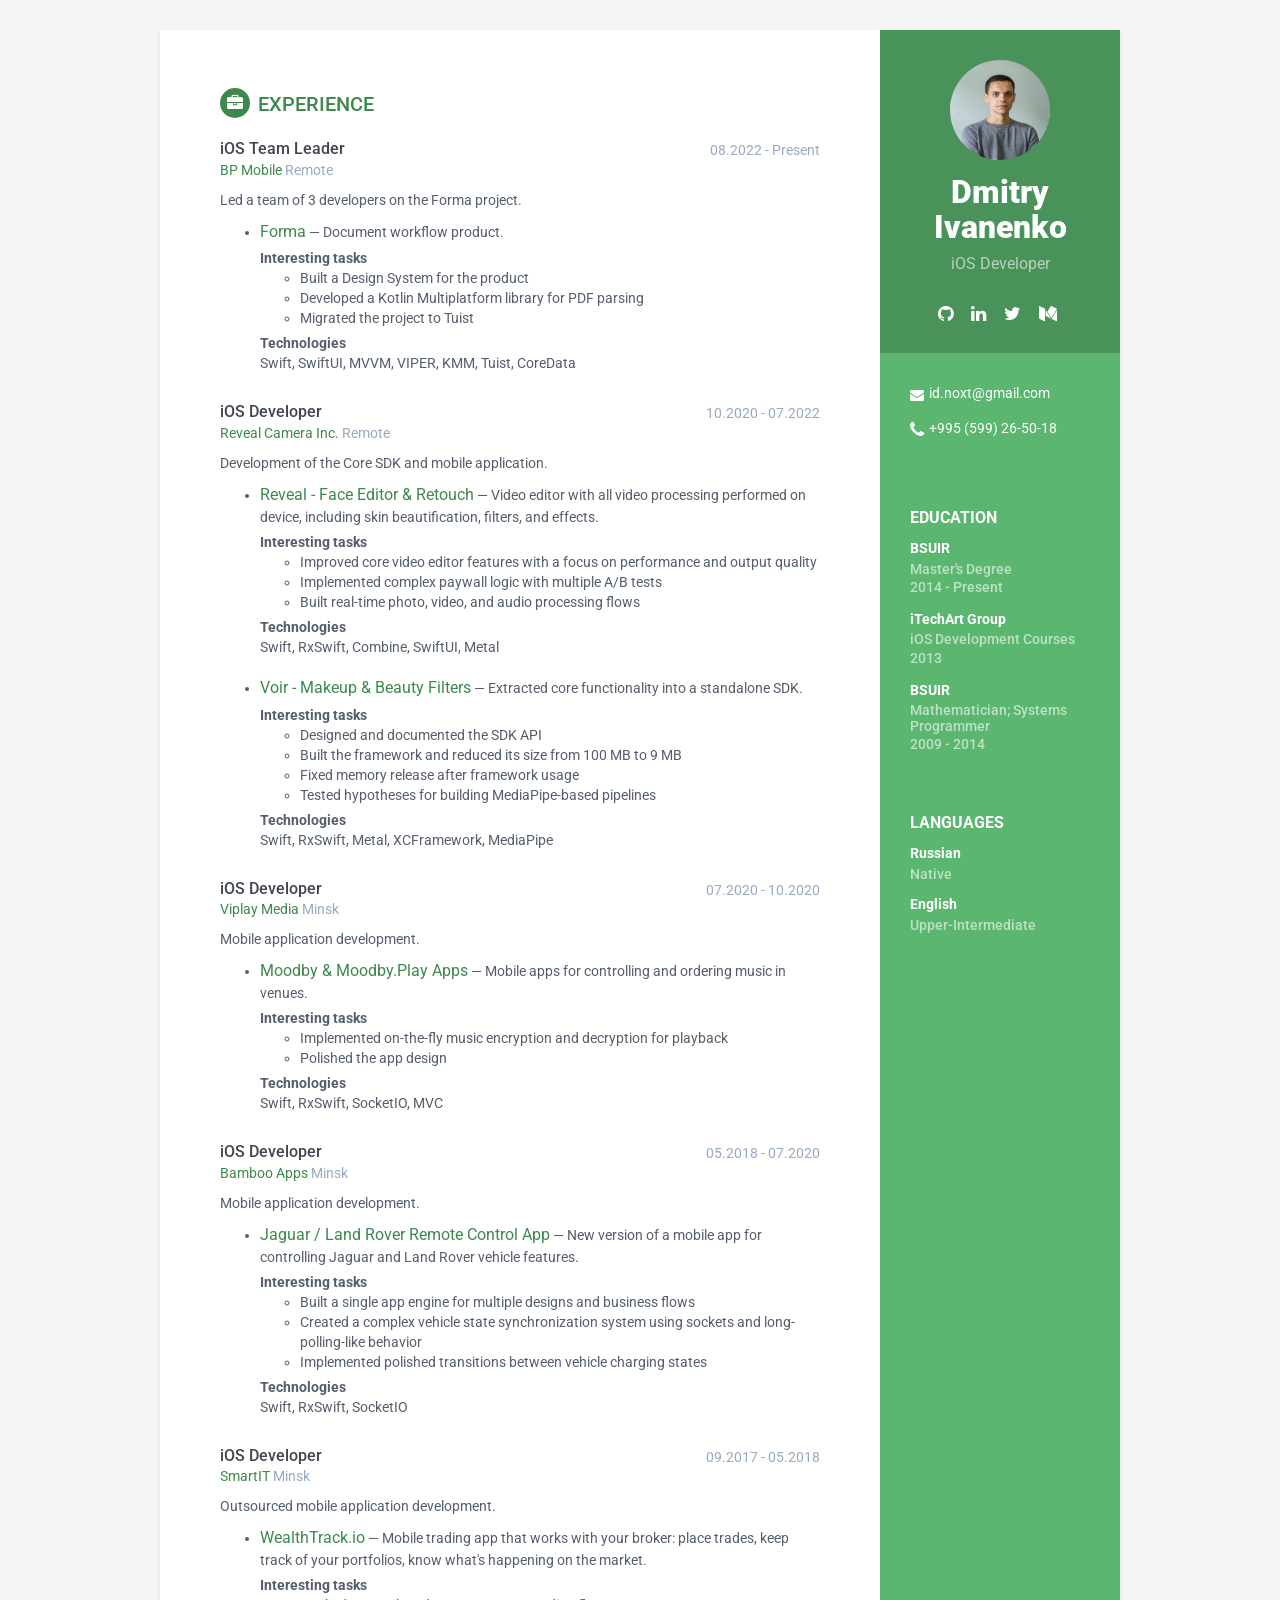
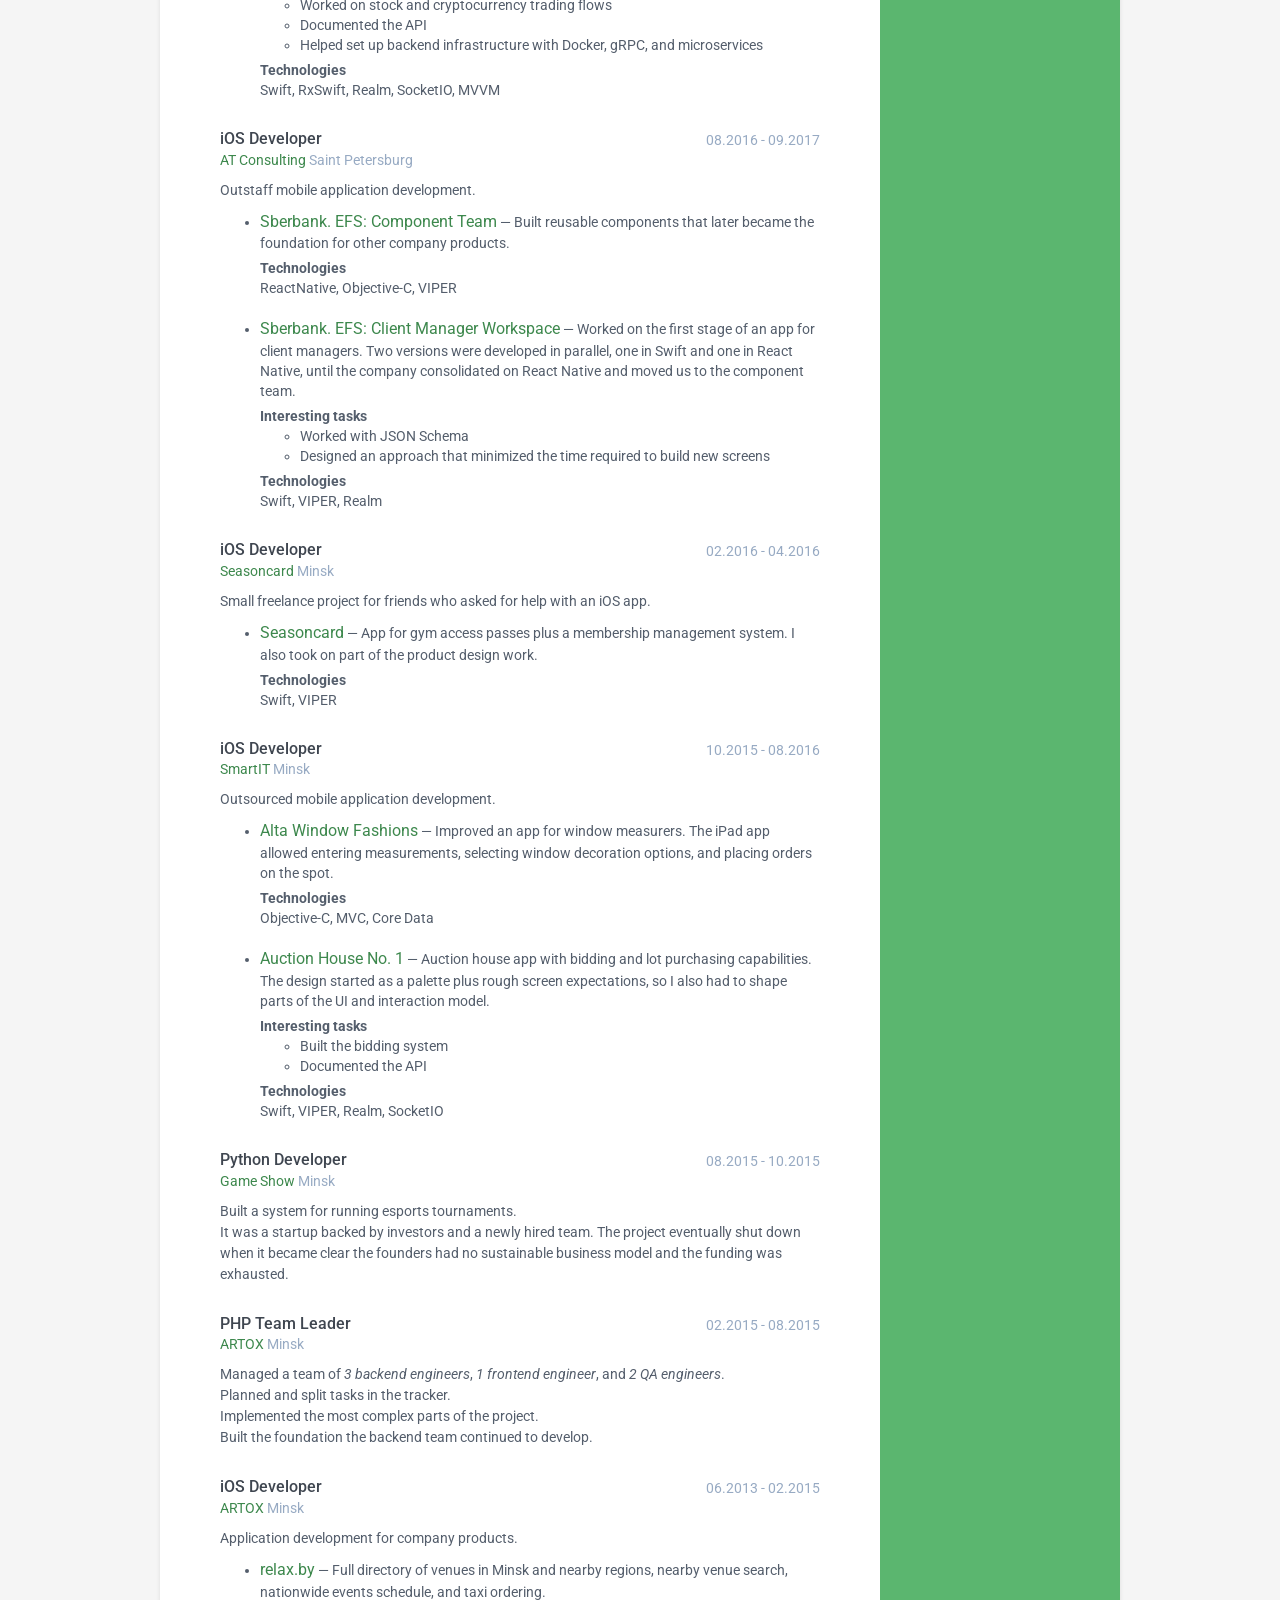
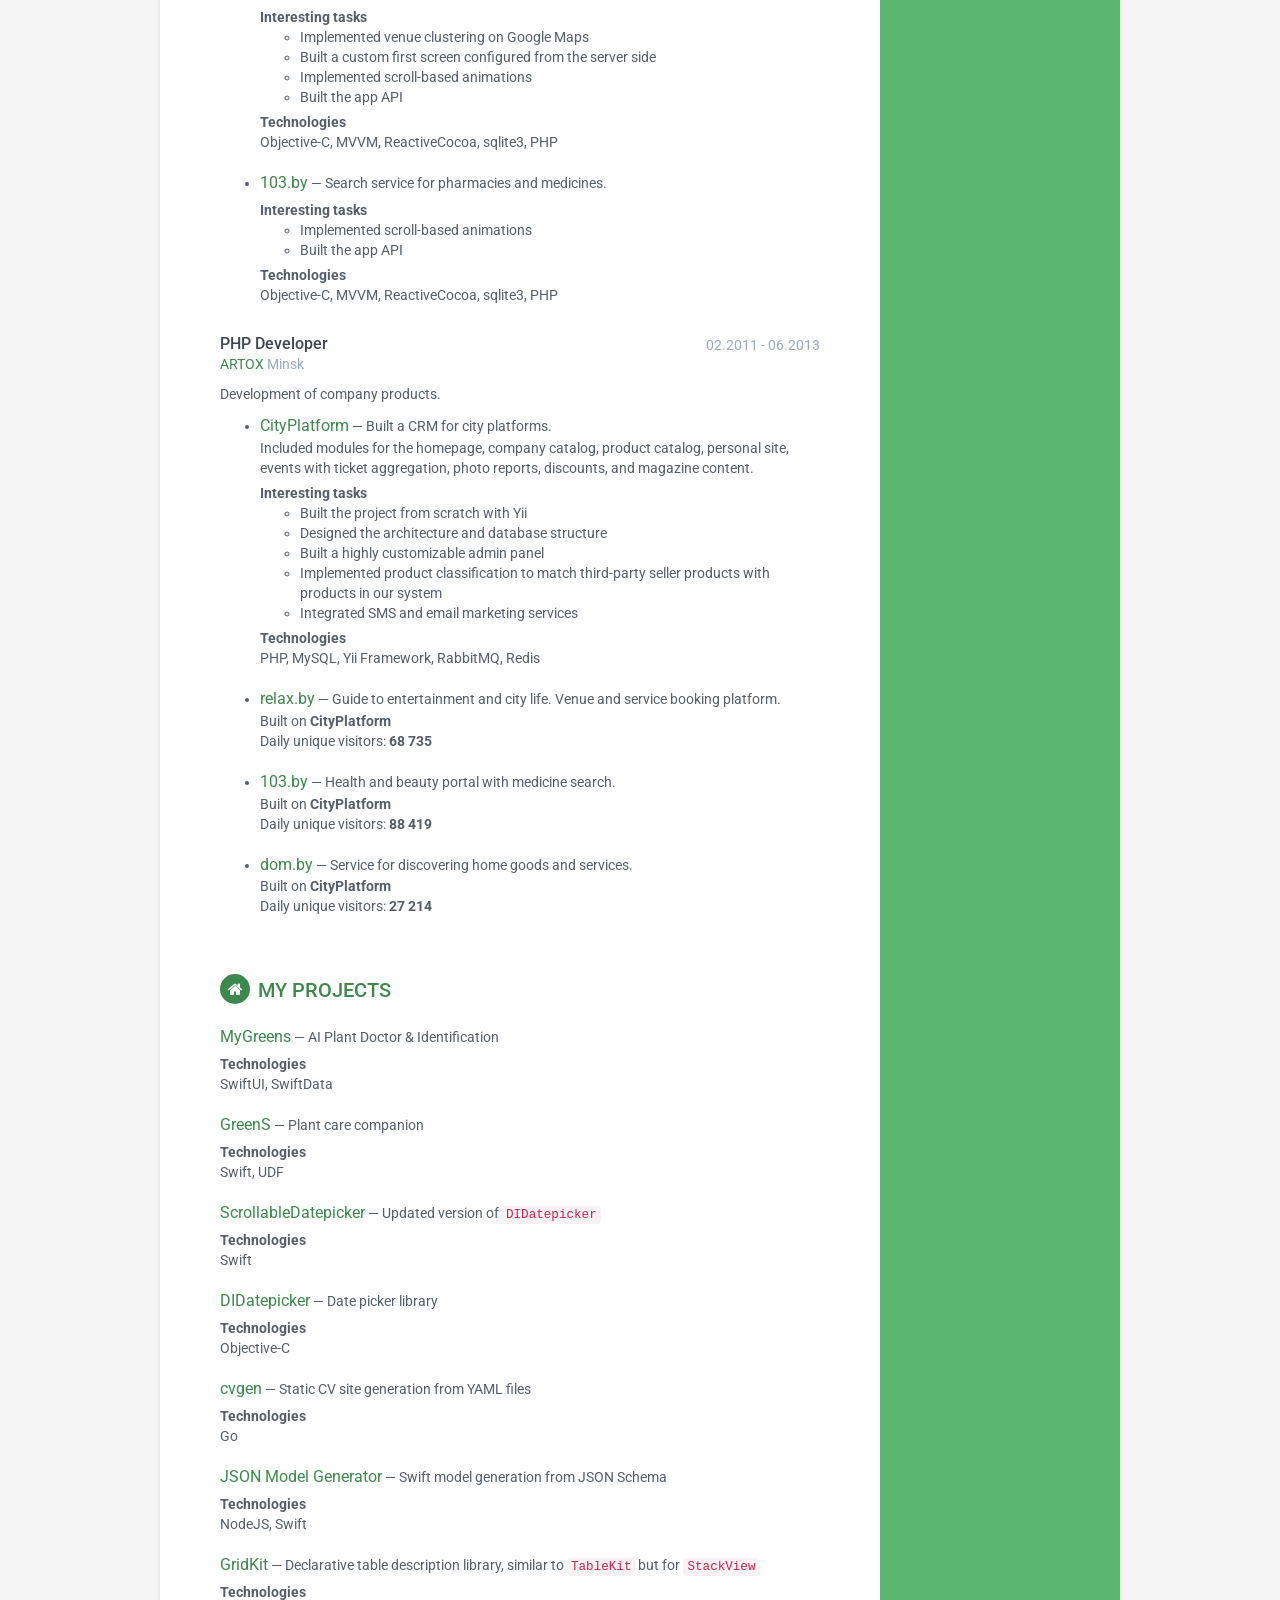
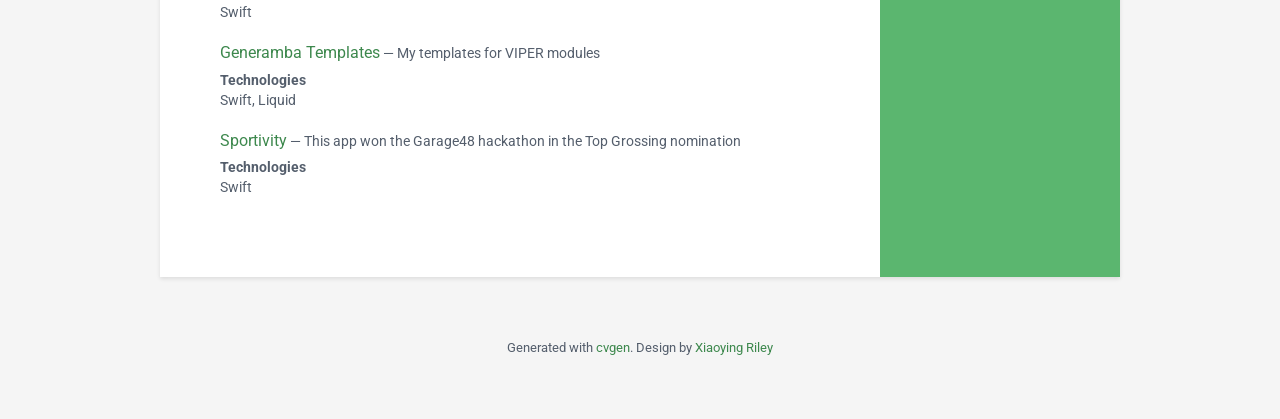
<file: index.html>
<!DOCTYPE html>
<!--[if IE 8]> <html lang="en" class="ie8"> <![endif]-->
<!--[if IE 9]> <html lang="en" class="ie9"> <![endif]-->
<!--[if !IE]><!--> <html lang="en"> <!--<![endif]-->
<head>
    <title>Dmitry Ivanenko</title>
    <!-- Meta -->
    <meta charset="utf-8">
    <meta http-equiv="X-UA-Compatible" content="IE=edge">
    <meta name="viewport" content="width=device-width, initial-scale=1.0">
    <meta name="description" content="Dmitry Ivanenko. iOS Developer">
    <meta name="author" content="Dmitry Ivanenko">
    <link rel="shortcut icon" href="favicon.ico">
    <link href='https://fonts.googleapis.com/css?family=Roboto:400,500,400italic,300italic,300,500italic,700,700italic,900,900italic' rel='stylesheet' type='text/css'>
    <!-- Global CSS -->
    <link rel="stylesheet" href="assets/plugins/bootstrap/css/bootstrap.min.css">
    <!-- Plugins CSS -->
    <link rel="stylesheet" href="assets/plugins/font-awesome/css/font-awesome.css">

    <!-- Theme CSS -->
    <link id="theme-style" rel="stylesheet" href="assets/css/styles-3.css">
    <!-- HTML5 shim and Respond.js for IE8 support of HTML5 elements and media queries -->
    <!--[if lt IE 9]>
    <script src="https://oss.maxcdn.com/html5shiv/3.7.2/html5shiv.min.js"></script>
    <script src="https://oss.maxcdn.com/respond/1.4.2/respond.min.js"></script>
    <![endif]-->
</head>

<body>
<div class="wrapper">

    <div class="sidebar-wrapper">
        <div class="profile-container">
            <img class="profile" src="assets/images/photo.jpeg" alt="" />
            <h1 class="name">Dmitry Ivanenko</h1>
            <h3 class="tagline">iOS Developer</h3>

            <div class="contact-container container-block" style="padding: 30px 0 0 0;">
                <ul class="list-inline contact-list" style="margin: 0 0 -15px 0;">
                    <li><a href="https://github.com/noxt" target="_blank" title="GitHub: noxt"><i class="fa fa-github"></i></a></li>
                    <li><a href="https://linkedin.com/in/noxt" target="_blank" title="LinkedIn"><i class="fa fa-linkedin"></i></a></li>
                    <li><a href="https://twitter.com/dmitry_ivanenko" target="_blank" title="Twitter: dmitry_ivanenko"><i class="fa fa-twitter"></i></a></li>
                    <li><a href="https://medium.com/@noxt" target="_blank" title="Medium: @noxt"><i class="fa fa-medium"></i></a></li>
                </ul>
            </div><!--//contact-container-->

        </div><!--//profile-container-->

        <noindex>
            <div class="contact-container container-block">
                <ul class="list-unstyled contact-list">
                    <li class="email"><i class="fa fa-envelope"></i><a href="mailto: id.noxt@gmail.com">id.noxt@gmail.com</a></li>
                    <li class="phone"><i class="fa fa-phone"></i><a href="tel:+995 (599) 26-50-18">+995 (599) 26-50-18</a></li>
                </ul>
            </div><!--//contact-container-->
        </noindex>


        <div class="education-container container-block">
            <h2 class="container-block-title">Education</h2>

            <div class="item">
                <h4 class="degree">BSUIR</h4>
                <h5 class="meta">Master's Degree</h5>
                <div class="time">2014 - Present</div>
            </div><!--//item-->

            <div class="item">
                <h4 class="degree">iTechArt Group</h4>
                <h5 class="meta">iOS Development Courses</h5>
                <div class="time">2013</div>
            </div><!--//item-->

            <div class="item">
                <h4 class="degree">BSUIR</h4>
                <h5 class="meta">Mathematician; Systems Programmer</h5>
                <div class="time">2009 - 2014</div>
            </div><!--//item-->

        </div><!--//education-container-->



        <div class="education-container container-block">
            <h2 class="container-block-title">Languages</h2>

            <div class="item">
                <h4 class="degree">Russian</h4>
                <h5 class="meta">Native</h5>
            </div><!--//item-->

            <div class="item">
                <h4 class="degree">English</h4>
                <h5 class="meta">Upper-Intermediate</h5>
            </div><!--//item-->

        </div><!--//interests-->


    </div><!--//sidebar-wrapper-->

    <div class="main-wrapper">

        <section class="section experiences-section">
            <h2 class="section-title"><i class="fa fa-briefcase"></i>Experience</h2>

            <div class="item">
                <div class="meta">
                    <div class="upper-row">
                        <h3 class="job-title">iOS Team Leader</h3>
                        <div class="time">08.2022 - Present</div>
                    </div><!--//upper-row-->
                    <div class="company"><a href="https://www.bpmobile.com/" target="_blank">BP Mobile</a> Remote</div>
                </div><!--//meta-->


                <div class="details">
                    <p>Led a team of 3 developers on the Forma project.</p>
                </div><!--//details-->

                <ul>

                    <li>
                        <span class="project-title"><a href="https://formadoc.com/" target="_blank">Forma</a></span> &mdash;
                        <span class="project-tagline">Document workflow product.</span>

                        <div class="project-item">
                            <b>Interesting tasks</b>
                            <ul>
                                <li>Built a Design System for the product</li>

                                <li>Developed a Kotlin Multiplatform library for PDF parsing</li>

                                <li>Migrated the project to Tuist</li>
                            </ul>
                        </div>

                        <div class="project-item">
                            <b>Technologies</b><br>
                            Swift, SwiftUI, MVVM, VIPER, KMM, Tuist, CoreData
                        </div>

                    </li>

                </ul>


            </div><!--//item-->

            <div class="item">
                <div class="meta">
                    <div class="upper-row">
                        <h3 class="job-title">iOS Developer</h3>
                        <div class="time">10.2020 - 07.2022</div>
                    </div><!--//upper-row-->
                    <div class="company"><a href="https://reveal.cam/" target="_blank">Reveal Camera Inc.</a> Remote</div>
                </div><!--//meta-->


                <div class="details">
                    <p>Development of the Core SDK and mobile application.</p>
                </div><!--//details-->

                <ul>

                    <li>
                        <span class="project-title"><a href="https://apps.apple.com/us/app/reveal-video-maker-filters/id1561816994" target="_blank">Reveal - Face Editor & Retouch</a></span> &mdash;
                        <span class="project-tagline">Video editor with all video processing performed on device, including skin beautification, filters, and effects.</span>

                        <div class="project-item">
                            <b>Interesting tasks</b>
                            <ul>
                                <li>Improved core video editor features with a focus on performance and output quality</li>

                                <li>Implemented complex paywall logic with multiple A/B tests</li>

                                <li>Built real-time photo, video, and audio processing flows</li>
                            </ul>
                        </div>

                        <div class="project-item">
                            <b>Technologies</b><br>
                            Swift, RxSwift, Combine, SwiftUI, Metal
                        </div>

                    </li>

                    <li>
                        <span class="project-title"><a href="https://apps.apple.com/us/app/voir-makeup-beauty-filters/id1226417060" target="_blank">Voir - Makeup & Beauty Filters</a></span> &mdash;
                        <span class="project-tagline">Extracted core functionality into a standalone SDK.</span>

                        <div class="project-item">
                            <b>Interesting tasks</b>
                            <ul>
                                <li>Designed and documented the SDK API</li>

                                <li>Built the framework and reduced its size from 100 MB to 9 MB</li>

                                <li>Fixed memory release after framework usage</li>

                                <li>Tested hypotheses for building MediaPipe-based pipelines</li>
                            </ul>
                        </div>

                        <div class="project-item">
                            <b>Technologies</b><br>
                            Swift, RxSwift, Metal, XCFramework, MediaPipe
                        </div>

                    </li>
                </ul>


            </div><!--//item-->


            <div class="item">
                <div class="meta">
                    <div class="upper-row">
                        <h3 class="job-title">iOS Developer</h3>
                        <div class="time">07.2020 - 10.2020</div>
                    </div><!--//upper-row-->
                    <div class="company"><a href="https://viplaymedia.com/" target="_blank">Viplay Media</a> Minsk</div>
                </div><!--//meta-->


                <div class="details">
                    <p>Mobile application development.</p>
                </div><!--//details-->

                <ul>

                    <li>
                        <span class="project-title"><a href="https://moodby.com/ru/" target="_blank">Moodby & Moodby.Play Apps</a></span> &mdash;
                        <span class="project-tagline">Mobile apps for controlling and ordering music in venues.</span>

                        <div class="project-item">
                            <b>Interesting tasks</b>
                            <ul>
                                <li>Implemented on-the-fly music encryption and decryption for playback</li>

                                <li>Polished the app design</li>
                            </ul>
                        </div>

                        <div class="project-item">
                            <b>Technologies</b><br>
                            Swift, RxSwift, SocketIO, MVC
                        </div>

                    </li>

                </ul>


            </div><!--//item-->

            <div class="item">
                <div class="meta">
                    <div class="upper-row">
                        <h3 class="job-title">iOS Developer</h3>
                        <div class="time">05.2018 - 07.2020</div>
                    </div><!--//upper-row-->
                    <div class="company"><a href="https://bambooapps.eu" target="_blank">Bamboo Apps</a> Minsk</div>
                </div><!--//meta-->


                <div class="details">
                    <p>Mobile application development.</p>
                </div><!--//details-->

                <ul>

                    <li>
                        <span class="project-title"><a href="https://apps.apple.com/ru/app/land-rover-remote/id1345446880" target="_blank">Jaguar / Land Rover Remote Control App</a></span> &mdash;
                        <span class="project-tagline">New version of a mobile app for controlling Jaguar and Land Rover vehicle features.</span>

                        <div class="project-item">
                            <b>Interesting tasks</b>
                            <ul>
                                <li>Built a single app engine for multiple designs and business flows</li>

                                <li>Created a complex vehicle state synchronization system using sockets and long-polling-like behavior</li>

                                <li>Implemented polished transitions between vehicle charging states</li>
                            </ul>
                        </div>

                        <div class="project-item">
                            <b>Technologies</b><br>
                            Swift, RxSwift, SocketIO
                        </div>

                    </li>

                </ul>


            </div><!--//item-->

            <div class="item">
                <div class="meta">
                    <div class="upper-row">
                        <h3 class="job-title">iOS Developer</h3>
                        <div class="time">09.2017 - 05.2018</div>
                    </div><!--//upper-row-->
                    <div class="company"><a href="http://smart-it.by" target="_blank">SmartIT</a> Minsk</div>
                </div><!--//meta-->


                <div class="details">
                    <p>Outsourced mobile application development.</p>
                </div><!--//details-->

                <ul>
                    <li>
                        <span class="project-title"><a href="http://wealthtrack.io/" target="_blank">WealthTrack.io</a></span> &mdash;
                        <span class="project-tagline">Mobile trading app that works with your broker: place trades, keep track of your portfolios, know what's happening on the market.</span>

                        <div class="project-item">
                            <b>Interesting tasks</b>
                            <ul>

                                <li>Worked on stock and cryptocurrency trading flows</li>

                                <li>Documented the API</li>

                                <li>Helped set up backend infrastructure with Docker, gRPC, and microservices</li>

                            </ul>
                        </div>



                        <div class="project-item">
                            <b>Technologies</b><br>
                            Swift, RxSwift, Realm, SocketIO, MVVM
                        </div>

                    </li>

                </ul>


            </div><!--//item-->

            <div class="item">
                <div class="meta">
                    <div class="upper-row">
                        <h3 class="job-title">iOS Developer</h3>
                        <div class="time">08.2016 - 09.2017</div>
                    </div><!--//upper-row-->
                    <div class="company"><a href="https://www.at-consulting.ru/" target="_blank">AT Consulting</a> Saint Petersburg</div>
                </div><!--//meta-->


                <div class="details">
                    <p>Outstaff mobile application development.</p>
                </div><!--//details-->



                <ul>

                    <li>
                        <span class="project-title"><a>Sberbank. EFS: Component Team</a></span> &mdash;
                        <span class="project-tagline">Built reusable components that later became the foundation for other company products.</span>






                        <div class="project-item">
                            <b>Technologies</b><br>
                            ReactNative, Objective-C, VIPER
                        </div>

                    </li>

                    <li>
                        <span class="project-title"><a >Sberbank. EFS: Client Manager Workspace</a></span> &mdash;
                        <span class="project-tagline">Worked on the first stage of an app for client managers. Two versions were developed in parallel, one in Swift and one in React Native, until the company consolidated on React Native and moved us to the component team.</span>




                        <div class="project-item">
                            <b>Interesting tasks</b>
                            <ul>

                                <li>Worked with JSON Schema</li>

                                <li>Designed an approach that minimized the time required to build new screens</li>

                            </ul>
                        </div>



                        <div class="project-item">
                            <b>Technologies</b><br>
                            Swift, VIPER, Realm
                        </div>

                    </li>

                </ul>


            </div><!--//item-->

            <div class="item">
                <div class="meta">
                    <div class="upper-row">
                        <h3 class="job-title">iOS Developer</h3>
                        <div class="time">02.2016 - 04.2016</div>
                    </div><!--//upper-row-->
                    <div class="company"><a href="https://seasoncard.by/" target="_blank">Seasoncard</a> Minsk</div>
                </div><!--//meta-->


                <div class="details">
                    <p>Small freelance project for friends who asked for help with an iOS app.</p>
                </div><!--//details-->



                <ul>

                    <li>
                        <span class="project-title"><a href="https://itunes.apple.com/ru/app/kartka/id1104274153" target="_blank">Seasoncard</a></span> &mdash;
                        <span class="project-tagline">App for gym access passes plus a membership management system. I also took on part of the product design work.</span>






                        <div class="project-item">
                            <b>Technologies</b><br>
                            Swift, VIPER
                        </div>

                    </li>

                </ul>


            </div><!--//item-->

            <div class="item">
                <div class="meta">
                    <div class="upper-row">
                        <h3 class="job-title">iOS Developer</h3>
                        <div class="time">10.2015 - 08.2016</div>
                    </div><!--//upper-row-->
                    <div class="company"><a href="http://smart-it.by" target="_blank">SmartIT</a> Minsk</div>
                </div><!--//meta-->


                <div class="details">
                    <p>Outsourced mobile application development.</p>
                </div><!--//details-->



                <ul>

                    <li>
                        <span class="project-title"><a href="https://www.altawindowfashions.com/" target="_blank">Alta Window Fashions</a></span> &mdash;
                        <span class="project-tagline">Improved an app for window measurers. The iPad app allowed entering measurements, selecting window decoration options, and placing orders on the spot.</span>






                        <div class="project-item">
                            <b>Technologies</b><br>
                            Objective-C, MVC, Core Data
                        </div>

                    </li>

                    <li>
                        <span class="project-title"><a >Auction House No. 1</a></span> &mdash;
                        <span class="project-tagline">Auction house app with bidding and lot purchasing capabilities.<br>The design started as a palette plus rough screen expectations, so I also had to shape parts of the UI and interaction model.</span>




                        <div class="project-item">
                            <b>Interesting tasks</b>
                            <ul>

                                <li>Built the bidding system</li>

                                <li>Documented the API</li>

                            </ul>
                        </div>



                        <div class="project-item">
                            <b>Technologies</b><br>
                            Swift, VIPER, Realm, SocketIO
                        </div>

                    </li>

                </ul>


            </div><!--//item-->

            <div class="item">
                <div class="meta">
                    <div class="upper-row">
                        <h3 class="job-title">Python Developer</h3>
                        <div class="time">08.2015 - 10.2015</div>
                    </div><!--//upper-row-->
                    <div class="company"><a href="https://gameshow.ru/" target="_blank">Game Show</a> Minsk</div>
                </div><!--//meta-->


                <div class="details">
                    <p>Built a system for running esports tournaments.<br />It was a startup backed by investors and a newly hired team. The project eventually shut down when it became clear the founders had no sustainable business model and the funding was exhausted.</p>
                </div><!--//details-->




            </div><!--//item-->

            <div class="item">
                <div class="meta">
                    <div class="upper-row">
                        <h3 class="job-title">PHP Team Leader</h3>
                        <div class="time">02.2015 - 08.2015</div>
                    </div><!--//upper-row-->
                    <div class="company"><a href="http://www.artox.com" target="_blank">ARTOX</a> Minsk</div>
                </div><!--//meta-->


                <div class="details">
                    <p>Managed a team of <i>3 backend engineers</i>, <i>1 frontend engineer</i>, and <i>2 QA engineers</i>.<br />Planned and split tasks in the tracker.<br />Implemented the most complex parts of the project.<br />Built the foundation the backend team continued to develop.</p>
                </div><!--//details-->




            </div><!--//item-->

            <div class="item">
                <div class="meta">
                    <div class="upper-row">
                        <h3 class="job-title">iOS Developer</h3>
                        <div class="time">06.2013 - 02.2015</div>
                    </div><!--//upper-row-->
                    <div class="company"><a href="http://www.artox.com" target="_blank">ARTOX</a> Minsk</div>
                </div><!--//meta-->


                <div class="details">
                    <p>Application development for company products.</p>
                </div><!--//details-->



                <ul>

                    <li>
                        <span class="project-title"><a href="https://itunes.apple.com/by/app/relax.by-gid-po-zavedeniam/id568029837?mt=8" target="_blank">relax.by</a></span> &mdash;
                        <span class="project-tagline">Full directory of venues in Minsk and nearby regions, nearby venue search, nationwide events schedule, and taxi ordering.</span>




                        <div class="project-item">
                            <b>Interesting tasks</b>
                            <ul>

                                <li>Implemented venue clustering on Google Maps</li>

                                <li>Built a custom first screen configured from the server side</li>

                                <li>Implemented scroll-based animations</li>

                                <li>Built the app API</li>

                            </ul>
                        </div>



                        <div class="project-item">
                            <b>Technologies</b><br>
                            Objective-C, MVVM, ReactiveCocoa, sqlite3, PHP
                        </div>

                    </li>

                    <li>
                        <span class="project-title"><a href="https://itunes.apple.com/by/app/103.by-poisk-lekarstv/id702791018?mt=8" target="_blank">103.by</a></span> &mdash;
                        <span class="project-tagline">Search service for pharmacies and medicines.</span>




                        <div class="project-item">
                            <b>Interesting tasks</b>
                            <ul>

                                <li>Implemented scroll-based animations</li>

                                <li>Built the app API</li>

                            </ul>
                        </div>



                        <div class="project-item">
                            <b>Technologies</b><br>
                            Objective-C, MVVM, ReactiveCocoa, sqlite3, PHP
                        </div>

                    </li>

                </ul>


            </div><!--//item-->

            <div class="item">
                <div class="meta">
                    <div class="upper-row">
                        <h3 class="job-title">PHP Developer</h3>
                        <div class="time">02.2011 - 06.2013</div>
                    </div><!--//upper-row-->
                    <div class="company"><a href="http://www.artox.com" target="_blank">ARTOX</a> Minsk</div>
                </div><!--//meta-->


                <div class="details">
                    <p>Development of company products.</p>
                </div><!--//details-->



                <ul>

                    <li>
                        <span class="project-title"><a href="http://www.artox.com/city-platform/" target="_blank">CityPlatform</a></span> &mdash;
                        <span class="project-tagline">Built a CRM for city platforms.<br />Included modules for the homepage, company catalog, product catalog, personal site, events with ticket aggregation, photo reports, discounts, and magazine content.</span>




                        <div class="project-item">
                            <b>Interesting tasks</b>
                            <ul>

                                <li>Built the project from scratch with Yii</li>

                                <li>Designed the architecture and database structure</li>

                                <li>Built a highly customizable admin panel</li>

                                <li>Implemented product classification to match third-party seller products with products in our system</li>

                                <li>Integrated SMS and email marketing services</li>

                            </ul>
                        </div>



                        <div class="project-item">
                            <b>Technologies</b><br>
                            PHP, MySQL, Yii Framework, RabbitMQ, Redis
                        </div>

                    </li>

                    <li>
                        <span class="project-title"><a href="http://relax.by" target="_blank">relax.by</a></span> &mdash;
                        <span class="project-tagline">Guide to entertainment and city life. Venue and service booking platform.<br />Built on <b>CityPlatform</b><br />Daily unique visitors: <b>68&nbsp;735</b><br /><br /></span>






                    </li>

                    <li>
                        <span class="project-title"><a href="http://103.by" target="_blank">103.by</a></span> &mdash;
                        <span class="project-tagline">Health and beauty portal with medicine search.<br />Built on <b>CityPlatform</b><br />Daily unique visitors: <b>88&nbsp;419</b><br /><br /></span>






                    </li>

                    <li>
                        <span class="project-title"><a href="http://dom.by" target="_blank">dom.by</a></span> &mdash;
                        <span class="project-tagline">Service for discovering home goods and services.<br />Built on <b>CityPlatform</b><br />Daily unique visitors: <b>27&nbsp;214</b></span>






                    </li>

                </ul>


            </div><!--//item-->


        </section><!--//section-->



        <section class="section projects-section">
            <h2 class="section-title"><i class="fa fa-home"></i>My Projects</h2>

            <div class="item">
                <span class="project-title"><a href="https://apps.apple.com/us/app/id6740431243" target="_blank">MyGreens</a></span> &mdash;
                <span class="project-tagline">AI Plant Doctor & Identification</span>

                <div class="project-item">
                    <b>Technologies</b><br>
                    SwiftUI, SwiftData
                </div>

            </div>

            <div class="item">
                <span class="project-title"><a href="https://apps.apple.com/us/app/id1530830025" target="_blank">GreenS</a></span> &mdash;
                <span class="project-tagline">Plant care companion</span>

                <div class="project-item">
                    <b>Technologies</b><br>
                    Swift, UDF
                </div>

            </div>

            <div class="item">
                <span class="project-title"><a href="https://github.com/noxt/ScrollableDatepicker" target="_blank">ScrollableDatepicker</a></span> &mdash;
                <span class="project-tagline">Updated version of <code>DIDatepicker</code></span>






                <div class="project-item">
                    <b>Technologies</b><br>
                    Swift
                </div>

            </div>

            <div class="item">
                <span class="project-title"><a href="https://github.com/noxt/DIDatepicker" target="_blank">DIDatepicker</a></span> &mdash;
                <span class="project-tagline">Date picker library</span>






                <div class="project-item">
                    <b>Technologies</b><br>
                    Objective-C
                </div>

            </div>

            <div class="item">
                <span class="project-title"><a href="https://github.com/noxt/cvgen" target="_blank">cvgen</a></span> &mdash;
                <span class="project-tagline">Static CV site generation from YAML files</span>






                <div class="project-item">
                    <b>Technologies</b><br>
                    Go
                </div>

            </div>

            <div class="item">
                <span class="project-title"><a href="https://github.com/noxt/json-model-generator" target="_blank">JSON Model Generator</a></span> &mdash;
                <span class="project-tagline">Swift model generation from JSON Schema</span>






                <div class="project-item">
                    <b>Technologies</b><br>
                    NodeJS, Swift
                </div>

            </div>

            <div class="item">
                <span class="project-title"><a href="https://github.com/noxt/GridKit" target="_blank">GridKit</a></span> &mdash;
                <span class="project-tagline">Declarative table description library, similar to <code>TableKit</code> but for <code>StackView</code></span>






                <div class="project-item">
                    <b>Technologies</b><br>
                    Swift
                </div>

            </div>

            <div class="item">
                <span class="project-title"><a href="https://github.com/noxt/generamba-templates" target="_blank">Generamba Templates</a></span> &mdash;
                <span class="project-tagline">My templates for VIPER modules</span>






                <div class="project-item">
                    <b>Technologies</b><br>
                    Swift, Liquid
                </div>

            </div>

            <div class="item">
                <span class="project-title"><a href="http://garage48.org/blog/the-winner-of-garage48-minsk-2015-took-video-technology-to-a-whole-new-level" target="_blank">Sportivity</a></span> &mdash;
                <span class="project-tagline">This app won the Garage48 hackathon in the Top Grossing nomination</span>






                <div class="project-item">
                    <b>Technologies</b><br>
                    Swift
                </div>

            </div>


        </section><!--//section-->


    </div><!--//main-body-->
</div>

<footer class="footer">
    <div class="text-center">
        <!--/* This template is released under the Creative Commons Attribution 3.0 License. Please keep the attribution link below when using for your own project. Thank you for your support. :) If you'd like to use the template without the attribution, you can check out other license options via our website: themes.3rdwavemedia.com */-->
        <small class="copyright">Generated with <a href="https://github.com/noxt/cvgen" target="_blank">cvgen</a>. Design by <a href="http://themes.3rdwavemedia.com" target="_blank">Xiaoying Riley</a></small>
    </div><!--//container-->
</footer><!--//footer-->

<!-- Javascript -->
<script type="text/javascript" src="assets/plugins/jquery-1.11.3.min.js"></script>
<script type="text/javascript" src="assets/plugins/bootstrap/js/bootstrap.min.js"></script>
<!-- custom js -->
<script type="text/javascript" src="assets/js/main.js"></script>
</body>
</html>
</file>
<file: assets/css/styles-3.css>
/*   
 * Template Name: Orbit - Responsive Resume/CV Template for Developers
 * Version: 1.0
 * Author: Xiaoying Riley
 * Twitter: @3rdwave_themes
 * License: Creative Commons Attribution 3.0 License
 * Website: http://themes.3rdwavemedia.com/
*/
/* styles-3.css */
/* ======= Base ======= */
body {
  font-family: 'Roboto', sans-serif;
  color: #545E6C;
  background: #f5f5f5;
  font-size: 14px;
  padding: 30px;
  -webkit-font-smoothing: antialiased;
  -moz-osx-font-smoothing: grayscale;
}
h1,
h2,
h3,
h4,
h5,
h6 {
  font-weight: 700;
}
a {
  color: #3d884d;
  -webkit-transition: all 0.4s ease-in-out;
  -moz-transition: all 0.4s ease-in-out;
  -ms-transition: all 0.4s ease-in-out;
  -o-transition: all 0.4s ease-in-out;
}
a:hover {
  text-decoration: underline;
  color: #25532f;
}
a:focus {
  text-decoration: none;
}
p {
  line-height: 1.5;
}
.wrapper {
  background: #5BB66F;
  max-width: 960px;
  margin: 0 auto;
  position: relative;
  -webkit-box-shadow: 0px 2px 4px rgba(0, 0, 0, 0.1);
  -moz-box-shadow: 0px 2px 4px rgba(0, 0, 0, 0.1);
  box-shadow: 0px 2px 4px rgba(0, 0, 0, 0.1);
}
.sidebar-wrapper {
  background: #5BB66F;
  position: absolute;
  right: 0;
  width: 240px;
  height: 100%;
  min-height: 800px;
  color: #fff;
}
.sidebar-wrapper a {
  color: #fff;
}
.sidebar-wrapper .profile-container {
  padding: 30px;
  background: rgba(0, 0, 0, 0.2);
  text-align: center;
  color: #fff;
}
.sidebar-wrapper .name {
  font-size: 32px;
  font-weight: 900;
  margin-top: 0;
  margin-bottom: 10px;
}
.sidebar-wrapper .tagline {
  color: rgba(255, 255, 255, 0.6);
  font-size: 16px;
  font-weight: 400;
  margin-top: 0;
  margin-bottom: 0;
}
.sidebar-wrapper .profile {
  margin-bottom: 15px;
  border-radius: 50px;
  height: 100px;
  width: 100px;
}
.sidebar-wrapper .contact-list .fa {
  margin-right: 5px;
  font-size: 18px;
  vertical-align: middle;
}
.sidebar-wrapper .contact-list li {
  margin-bottom: 15px;
}
.sidebar-wrapper .contact-list li:last-child {
  margin-bottom: 0;
}
.sidebar-wrapper .contact-list .email .fa {
  font-size: 14px;
}
.sidebar-wrapper .container-block {
  padding: 30px;
}
.sidebar-wrapper .container-block-title {
  text-transform: uppercase;
  font-size: 16px;
  font-weight: 700;
  margin-top: 0;
  margin-bottom: 15px;
}
.sidebar-wrapper .degree {
  font-size: 14px;
  margin-top: 0;
  margin-bottom: 5px;
}
.sidebar-wrapper .education-container .item {
  margin-bottom: 15px;
}
.sidebar-wrapper .education-container .item:last-child {
  margin-bottom: 0;
}
.sidebar-wrapper .education-container .meta {
  color: rgba(255, 255, 255, 0.6);
  font-weight: 500;
  margin-bottom: 0px;
  margin-top: 0;
}
.sidebar-wrapper .education-container .time {
  color: rgba(255, 255, 255, 0.6);
  font-weight: 500;
  margin-bottom: 0px;
}
.sidebar-wrapper .languages-container .lang-desc {
  color: rgba(255, 255, 255, 0.6);
}
.sidebar-wrapper .languages-list {
  margin-bottom: 0;
}
.sidebar-wrapper .languages-list li {
  margin-bottom: 10px;
}
.sidebar-wrapper .languages-list li:last-child {
  margin-bottom: 0;
}
.sidebar-wrapper .interests-list {
  margin-bottom: 0;
}
.sidebar-wrapper .interests-list li {
  margin-bottom: 10px;
}
.sidebar-wrapper .interests-list li:last-child {
  margin-bottom: 0;
}
.main-wrapper {
  background: #fff;
  padding: 60px;
  padding-right: 300px;
}
.main-wrapper .section-title {
  text-transform: uppercase;
  font-size: 20px;
  font-weight: 500;
  color: #3d884d;
  position: relative;
  margin-top: 0;
  margin-bottom: 20px;
}
.main-wrapper .section-title .fa {
  width: 30px;
  height: 30px;
  margin-right: 8px;
  display: inline-block;
  color: #fff;
  -webkit-border-radius: 50%;
  -moz-border-radius: 50%;
  -ms-border-radius: 50%;
  -o-border-radius: 50%;
  border-radius: 50%;
  -moz-background-clip: padding;
  -webkit-background-clip: padding-box;
  background-clip: padding-box;
  background: #3d884d;
  text-align: center;
  padding-top: 8px;
  font-size: 16px;
  position: relative;
  top: -2px;
}
.main-wrapper .section {
  margin-bottom: 60px;
}
.main-wrapper .section:last-child {
  margin-bottom: 0;
}
.main-wrapper .experiences-section .item {
  margin-bottom: 30px;
}
.main-wrapper .upper-row {
  position: relative;
  overflow: hidden;
  margin-bottom: 2px;
}
.main-wrapper .job-title {
  color: #3F4650;
  font-size: 16px;
  margin-top: 0;
  margin-bottom: 0;
  font-weight: 500;
}
.main-wrapper .time {
  position: absolute;
  right: 0;
  top: 0;
  color: #97AAC3;
}
.main-wrapper .company {
  margin-bottom: 10px;
  color: #97AAC3;
}
.main-wrapper .project-title {
  font-size: 16px;
  font-weight: 400;
  margin-top: 0;
  margin-bottom: 5px;
}
.main-wrapper .projects-section .intro {
  margin-bottom: 30px;
}
.main-wrapper .projects-section .item {
  margin-bottom: 15px;
}
.skillset .item {
  margin-bottom: 15px;
  overflow: hidden;
}
.skillset .level-title {
  font-size: 14px;
  margin-top: 0;
  margin-bottom: 12px;
}
.skillset .level-bar {
  height: 12px;
  background: #f5f5f5;
}
.skillset .level-bar-inner {
  height: 12px;
  background: #90ce9d;
}
.footer {
  padding: 30px;
  padding-top: 60px;
}
.footer .copyright {
  line-height: 1.6;
  color: #545E6C;
  font-size: 13px;
}
.footer .fa-heart {
  color: #fb866a;
}
.project-item {
  margin: 5px 0;
}
.project-item:last-child {
  margin-bottom: 20px;
}
/* Extra small devices (phones, less than 768px) */
@media (max-width: 767px) {
  .sidebar-wrapper {
    position: static;
    width: inherit;
  }
  .main-wrapper {
    padding: 30px;
  }
  .main-wrapper .time {
    position: static;
    display: block;
    margin-top: 5px;
  }
  .main-wrapper .upper-row {
    margin-bottom: 0;
  }
}
/* Small devices (tablets, 768px and up) */
/* Medium devices (desktops, 992px and up) */
@media (min-width: 992px) {
  .skillset .level-title {
    display: inline-block;
    float: left;
    width: 30%;
    margin-bottom: 0;
  }
  .skillset .level-bar {
    display: inline-block;
    width: 70%;
    float: left;
    position: relative;
    top: 1px;
  }
}
/* Large devices (large desktops, 1200px and up) */
/* Ex-Large devices (large desktops, 1200px and up) */
</file>
